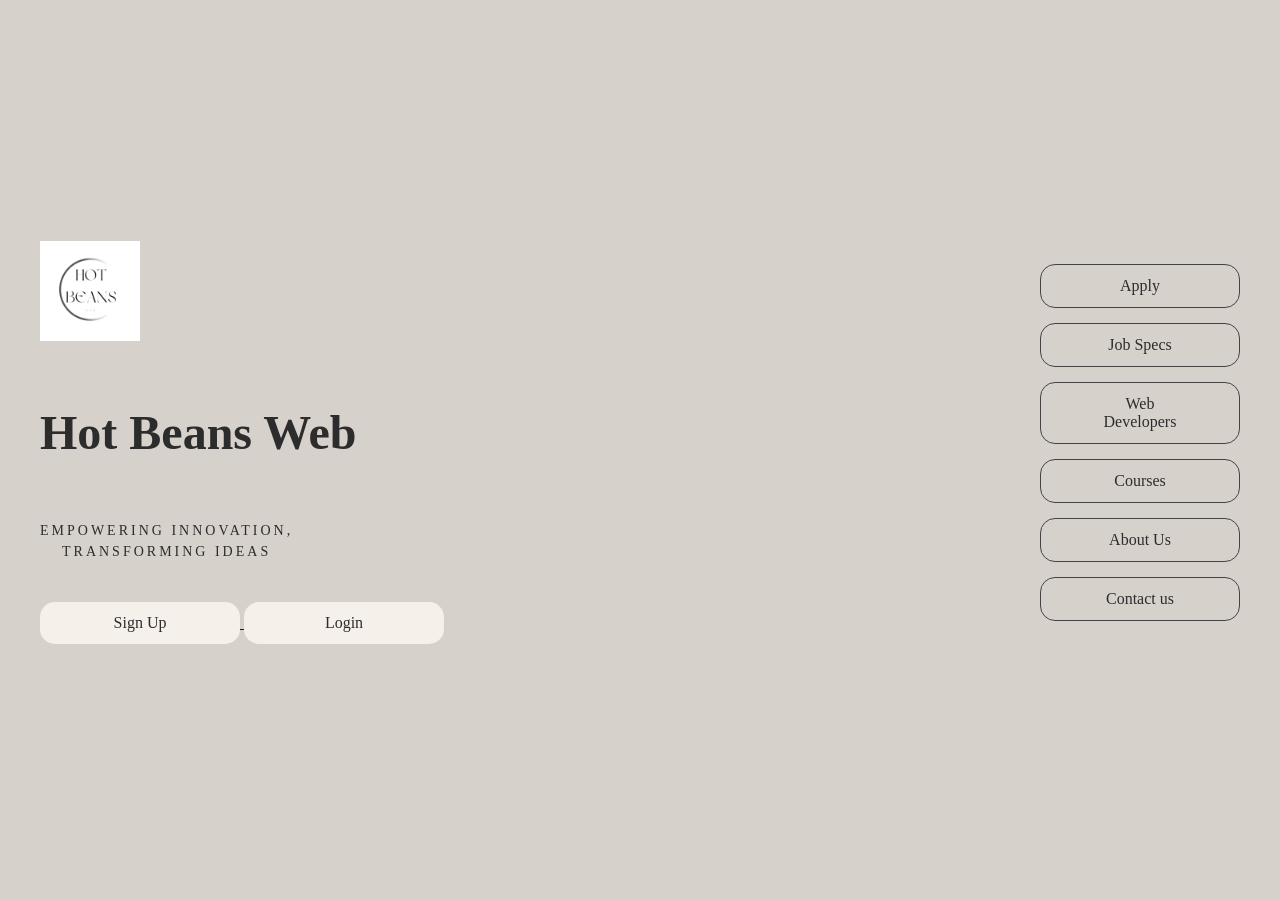
<file: index.html>
<!DOCTYPE html>
<html lang="en">
<head>
  <meta charset="UTF-8">
  <link rel="stylesheet" href="style.css">
  <title>Hot Beans Web</title>
  <style>
  </style>
</head>
<body>
  <div class="container">
    <div class="left">
      <div class="logo">
        <img src="logo.png" alt="Hot Beans Logo" />
      </div>
      <h1>Hot Beans Web</h1>
      <p class="tagline">EMPOWERING INNOVATION,<br>TRANSFORMING IDEAS</p>
      <div class="auth-buttons">
        <a href="apply.html">
        <button>Sign Up</button>
    </a>
    <a href="apply.html">
        <button>Login</button>
    </a>
      </div>
    </div>

    <div class="right">
      <div class="menu">
        <a href="apply.html">
        <button>Apply</button>
    </a>
    <a href="jobspec.html">
        <button>Job Specs</button>
    </a>
    <a href="webdev.html">
        <button>Web Developers</button>
    </a>
    <a href="courses.html">
        <button>Courses</button>
    </a>
        <a href="aboutus.html">
        <button>About Us</button>
    </a>
    <a href="contactus.html">
        <button>Contact us</button>
    </a>
      </div>
     
      </div>
    </div>
  </div>
</body>
</html>
</file>
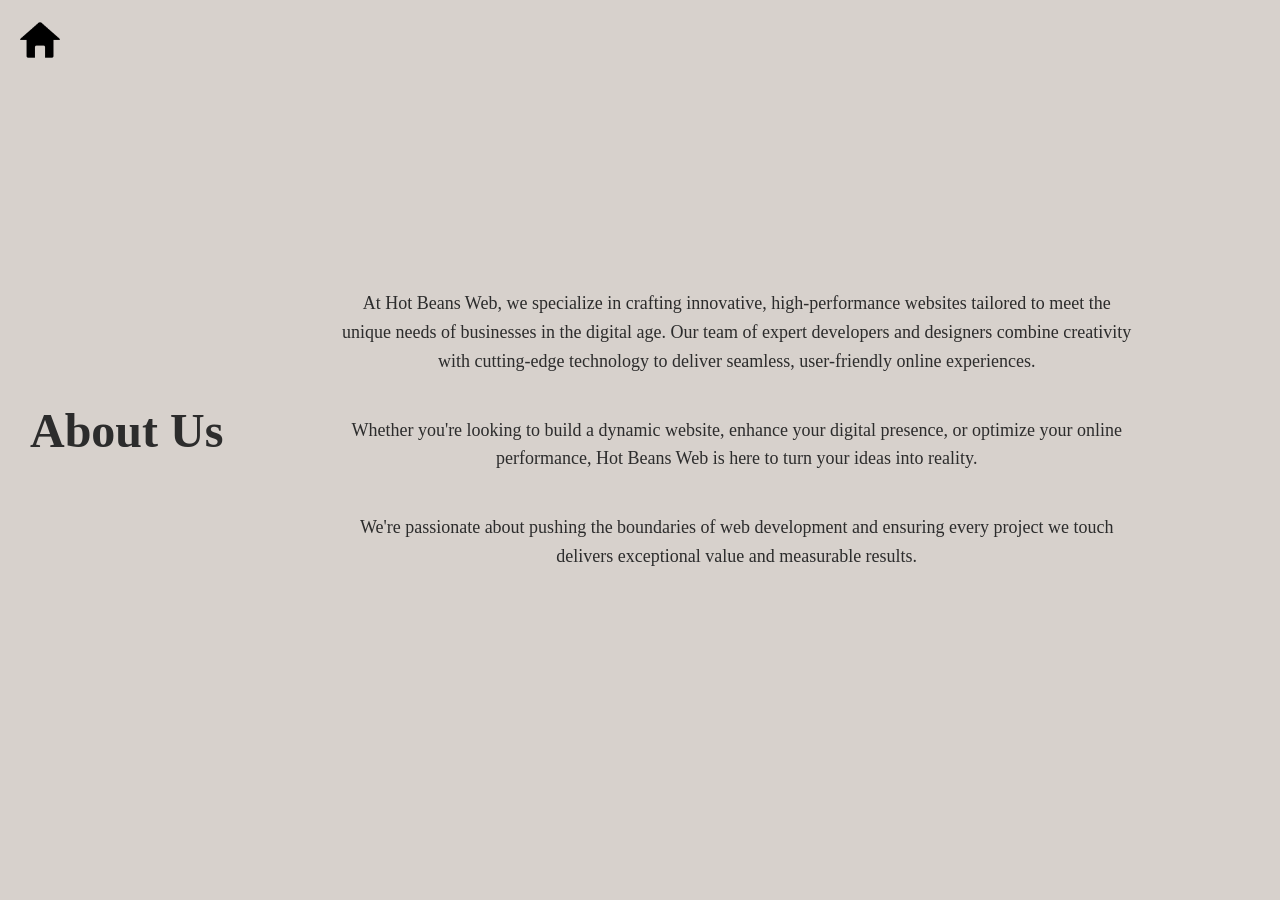
<file: aboutus.html>
<!DOCTYPE html>
<html lang="en">
<head>
  <meta charset="UTF-8">
  <link rel="stylesheet" href="style.css">
  <title>About Us - Hot Beans Web</title>
  <style>
  </style>
</head>
<body>
  <a class="home-icon" href="index.html">
    <img src="home.png" alt="Home" /> 
  </a>

  <h1>About Us</h1>

  <div class="content">
    <p>
      At Hot Beans Web, we specialize in crafting innovative, high-performance websites tailored to meet the unique needs of businesses in the digital age. Our team of expert developers and designers combine creativity with cutting-edge technology to deliver seamless, user-friendly online experiences.
    </p>
    <p>
      Whether you're looking to build a dynamic website, enhance your digital presence, or optimize your online performance, Hot Beans Web is here to turn your ideas into reality.
    </p>
    <p>
      We're passionate about pushing the boundaries of web development and ensuring every project we touch delivers exceptional value and measurable results.
    </p>
  </div>
</body>
</html>
</file>
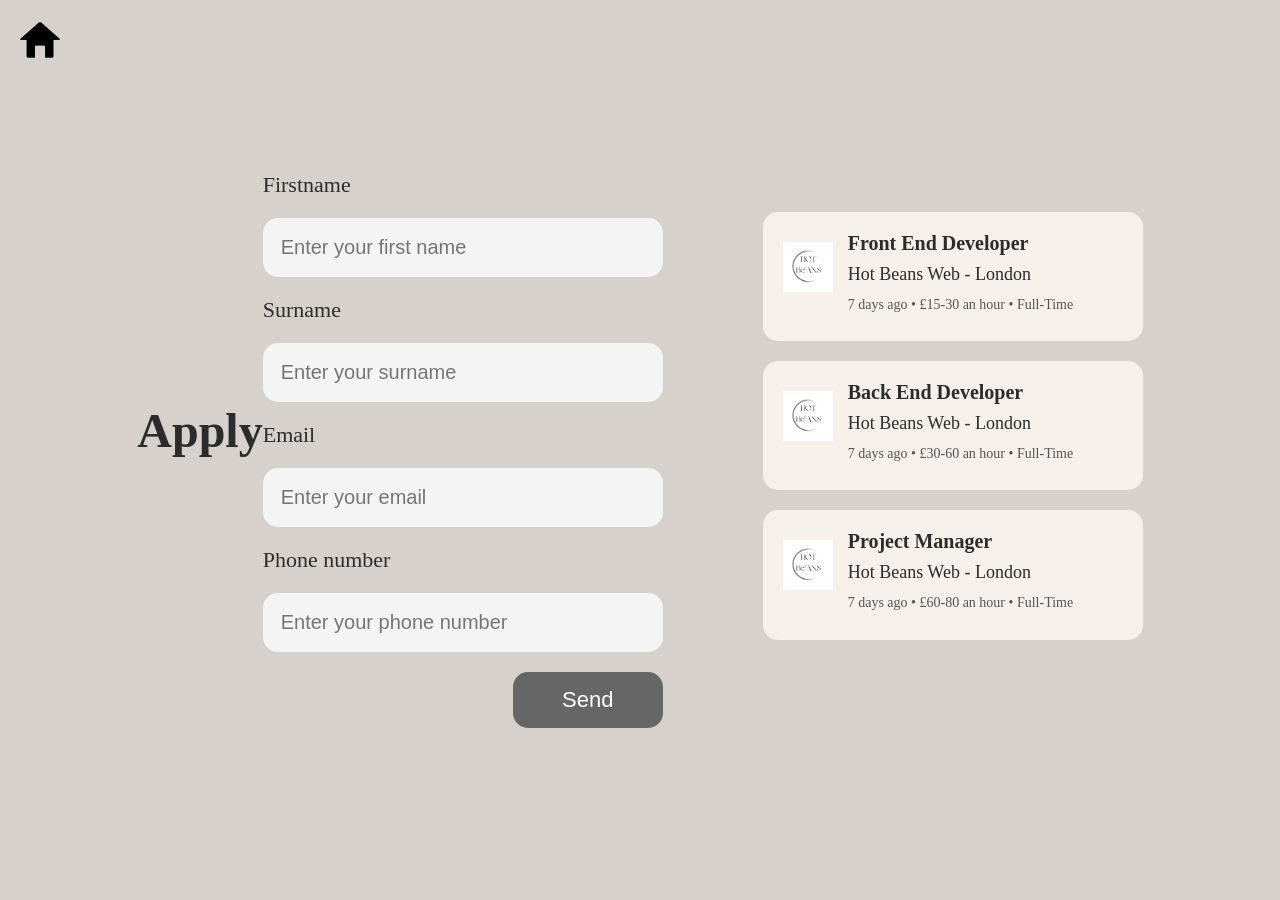
<file: apply.html>
<!DOCTYPE html>
<html lang="en">
<head>
  <meta charset="UTF-8">
  <link rel="stylesheet" href="style.css">
  <title>Apply - Hot Beans Web</title>

  <style>
  </style>
</head>

<body>

  <a class="home-icon" href="index.html">
    <img src="home.png" alt="Home" />
  </a>

  <h1>Apply</h1>

  <div class="main-content">
    <div class="form-section">
      <form>
        <label>Firstname</label>
        <input type="text" placeholder="Enter your first name" required />

        <label>Surname</label>
        <input type="text" placeholder="Enter your surname" required />

        <label>Email</label>
        <input type="email" placeholder="Enter your email" required />

        <label>Phone number</label>
        <input type="tel" placeholder="Enter your phone number" required />

        <button type="submit">Send</button>
      </form>
    </div>

    <div class="jobs-section">
      <div class="job-card">
        <img src="logo.png" alt="Hot Beans Web Logo" class="job-logo" />
        <div class="job-info">
          <h3>Front End Developer</h3>
          <p>Hot Beans Web - London</p>
          <p class="details">7 days ago • £15-30 an hour • Full-Time</p>
        </div>
      </div>

      <div class="job-card">
        <img src="logo.png" alt="Hot Beans Web Logo" class="job-logo" />
        <div class="job-info">
          <h3>Back End Developer</h3>
          <p>Hot Beans Web - London</p>
          <p class="details">7 days ago • £30-60 an hour • Full-Time</p>
        </div>
      </div>

      <div class="job-card">
        <img src="logo.png" alt="Hot Beans Web Logo" class="job-logo" />
        <div class="job-info">
          <h3>Project Manager</h3>
          <p>Hot Beans Web - London</p>
          <p class="details">7 days ago • £60-80 an hour • Full-Time</p>
        </div>
      </div>
    </div>
  </div>

</body>
</html>
</file>
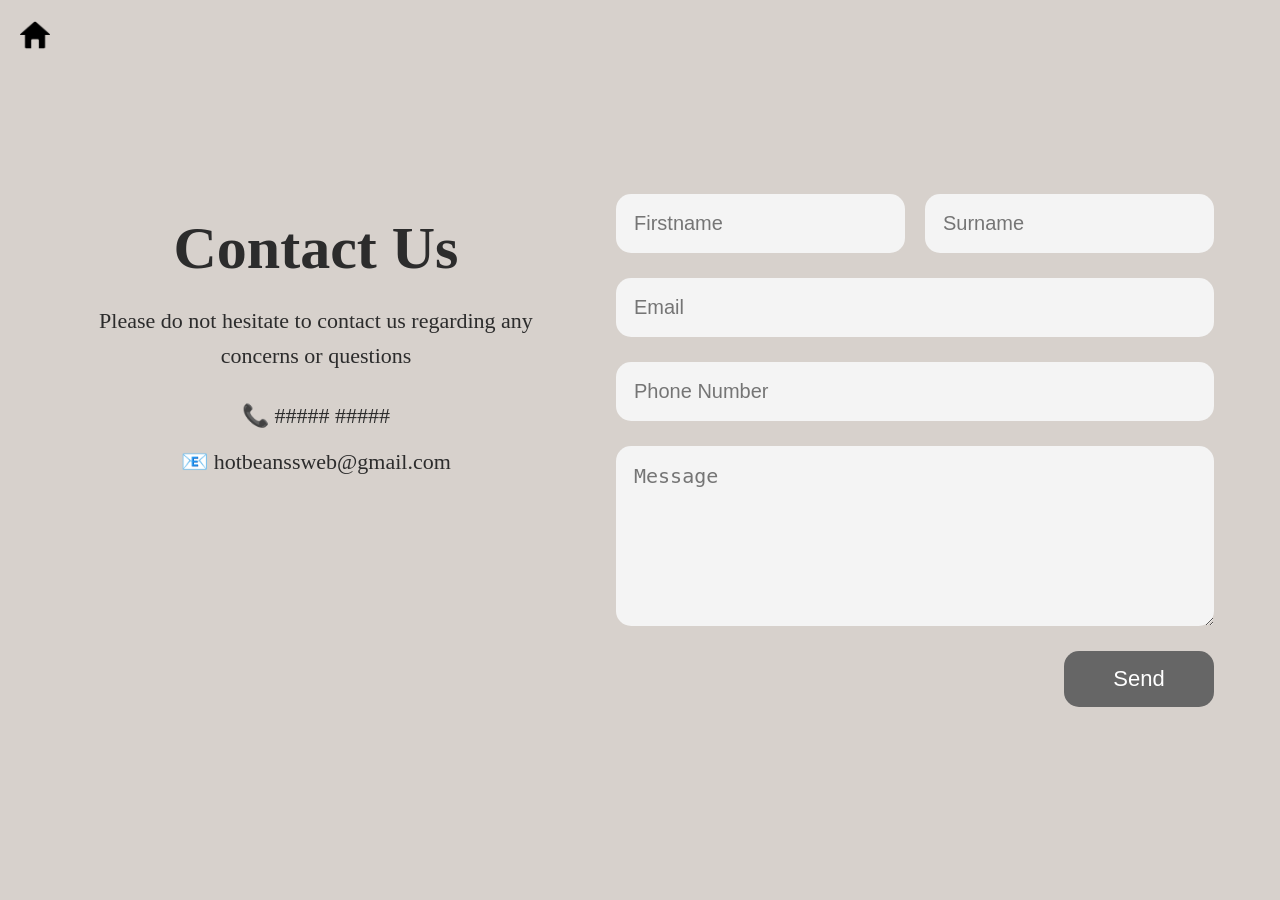
<file: contactus.html>
<!DOCTYPE html>
<html lang="en">
<head>
  <meta charset="UTF-8">
  <link rel="stylesheet" href="style.css">
  <title>Contact Us - Hot Beans Web</title>

  <style>
  </style>
</head>

<body>

  <a href="index.html" class="home-button">
    <img src="home.png" alt="Home" />
  </a>

  <div class="contact-container">
    <div class="contact-info">
      <h1>Contact Us</h1>
      <p>Please do not hesitate to contact us regarding any concerns or questions</p>

      <div class="contact-details">
        📞 ##### #####
      </div>
      <div class="contact-details">
        📧 hotbeanssweb@gmail.com
      </div>
    </div>

    <form>
      <div class="row">
        <input type="text" placeholder="Firstname" required />
        <input type="text" placeholder="Surname" required />
      </div>
      <input type="email" placeholder="Email" required />
      <input type="tel" placeholder="Phone Number" required />
      <textarea placeholder="Message" required></textarea>
      <button type="submit">Send</button>
    </form>
  </div>

</body>
</html>
</file>
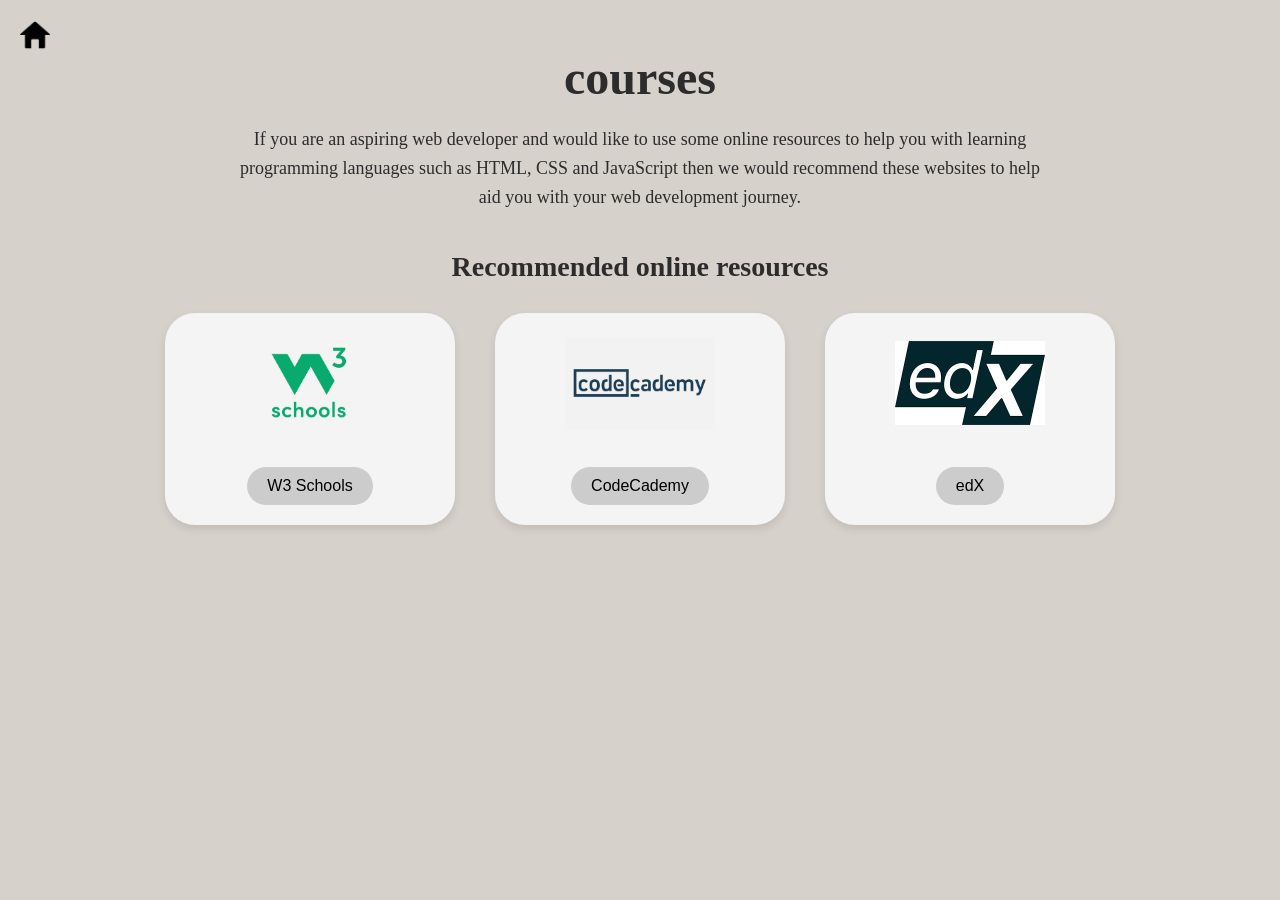
<file: courses.html>
<!DOCTYPE html>
<html lang="en">
<head>
  <meta charset="UTF-8">
  <link rel="stylesheet" href="styles.css">
  <title>Courses - Hot Beans Web</title>

  <style>
  </style>
</head>

<body>

  <a href="index.html" class="home-button">
    <img src="home.png" alt="Home" />
  </a>

  <h1>courses</h1>

  <div class="intro">
    <p>
      If you are an aspiring web developer and would like to use some online resources to help you with learning
      programming languages such as HTML, CSS and JavaScript then we would recommend these websites to help aid
      you with your web development journey.
    </p>
  </div>

  <h2>Recommended online resources</h2>

  <div class="courses">
    <div class="course-card">
      <img src="w3.png" alt="W3 Schools">
      <br>
      <a href="https://www.w3schools.com/" target="_blank">
      <button>W3 Schools</button>
    </a>
    </div>

    <div class="course-card">
      <img src="codecad.avif" alt="CodeCademy">
      <br>
      <a href="https://www.codecademy.com/" target="_blank">
      <button>CodeCademy</button>
    </a>
    </div>

    <div class="course-card">
      <img src="edx.png" alt="edX">
      <br>
      <a href="https://www.edx.org/" target="_blank">
      <button>edX</button>
    </a>
    </div>
  </div>

</body>
</html>
</file>
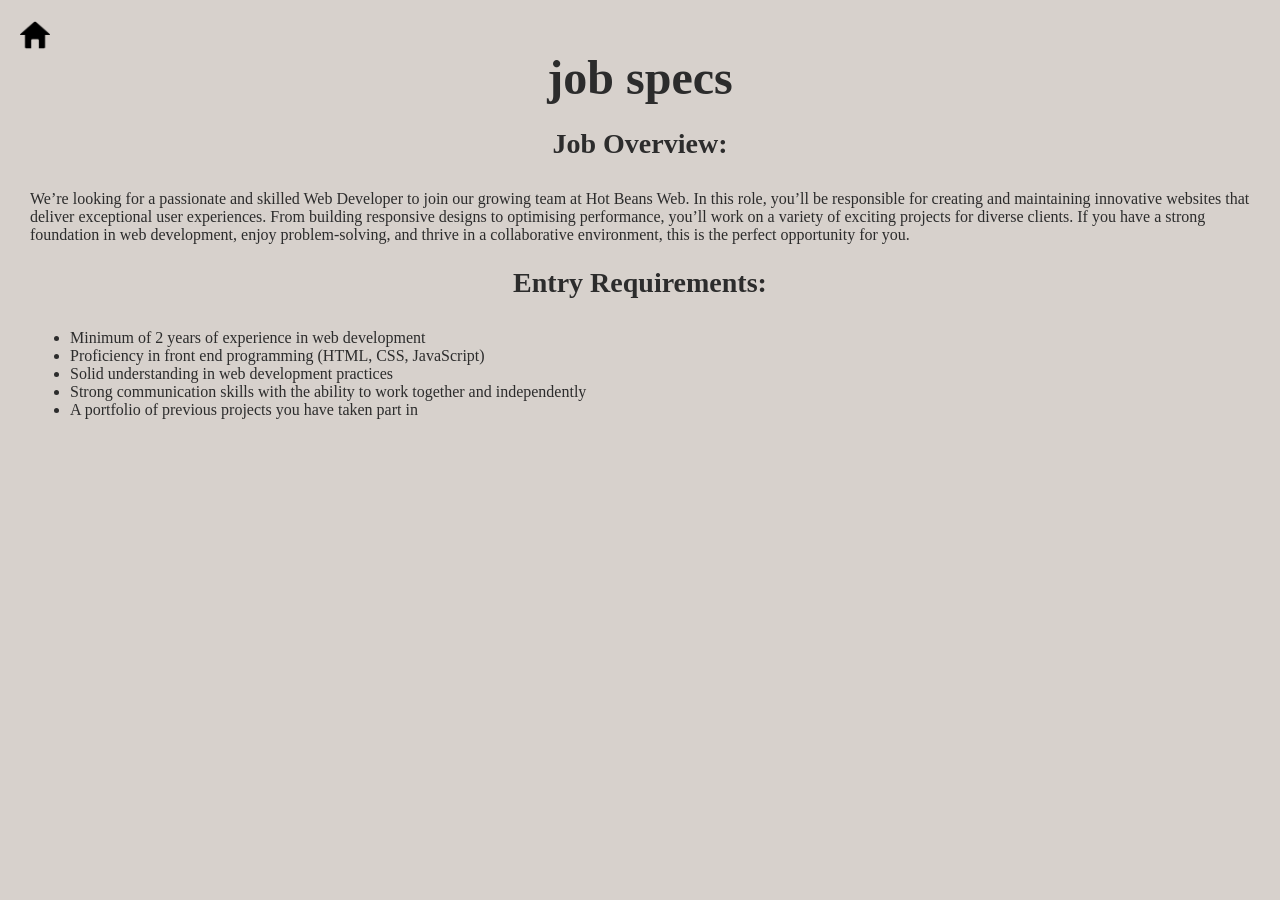
<file: jobspec.html>
<!DOCTYPE html>
<html lang="en">
<head>
  <meta charset="UTF-8">
  <link rel="stylesheet" href="styles.css">
  <title>Job Specs - Hot Beans Web</title>
 
  <style>
  </style>
</head>

<body>

  <a href="index.html" class="home-button">
    <img src="home.png" alt="Home" />
  </a>

  <h1>Job Specs</h1>

  <div class="content">
    <h2>Job Overview:</h2>
    <p>
      We’re looking for a passionate and skilled Web Developer to join our growing team at Hot Beans Web.
      In this role, you’ll be responsible for creating and maintaining innovative websites that deliver
      exceptional user experiences. From building responsive designs to optimising performance, you’ll
      work on a variety of exciting projects for diverse clients. If you have a strong foundation in web
      development, enjoy problem-solving, and thrive in a collaborative environment, this is the perfect
      opportunity for you.
    </p>

    <h2>Entry Requirements:</h2>
    <ul>
      <li>Minimum of 2 years of experience in web development</li>
      <li>Proficiency in front end programming (HTML, CSS, JavaScript)</li>
      <li>Solid understanding in web development practices</li>
      <li>Strong communication skills with the ability to work together and independently</li>
      <li>A portfolio of previous projects you have taken part in</li>
    </ul>
  </div>

</body>
</html>
</file>
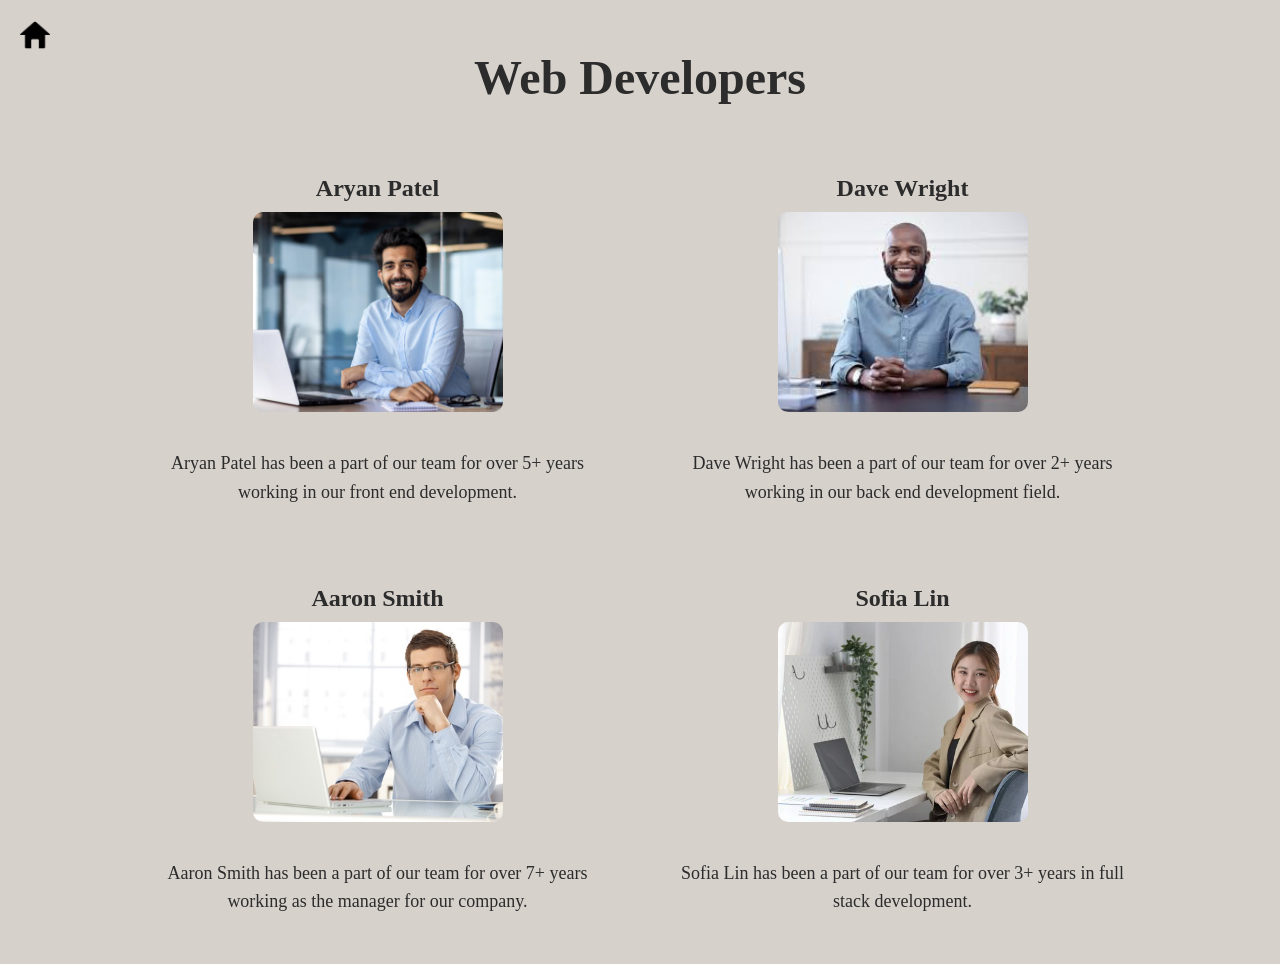
<file: webdev.html>
<!DOCTYPE html>
<html lang="en">
<head>
  <meta charset="UTF-8">
  <link rel="stylesheet" href="stylez.css">
  <title>Web Developers - Hot Beans Web</title>

  <style>
  </style>
</head>

<body>

  <a href="index.html" class="home-button">
    <img src="home.png" alt="Home" />
  </a>

  <h1>Web Developers</h1>

  <div class="developers">
    <div class="developer-card">
      <h2>Aryan Patel</h2>
      <img src="aryan.jpg" alt="Aryan Patel">
      <p>Aryan Patel has been a part of our team for over 5+ years working in our front end development.</p>
    </div>

    <div class="developer-card">
      <h2>Dave Wright</h2>
      <img src="dave.jpg" alt="Dave Wright">
      <p>Dave Wright has been a part of our team for over 2+ years working in our back end development field.</p>
    </div>

    <div class="developer-card">
      <h2>Aaron Smith</h2>
      <img src="aron.jpg" alt="Aaron Smith">
      <p>Aaron Smith has been a part of our team for over 7+ years working as the manager for our company.</p>
    </div>

    <div class="developer-card">
      <h2>Sofia Lin</h2>
      <img src="lin.jpg">
      <p>Sofia Lin has been a part of our team for over 3+ years in full stack development.</p>
    </div>
  </div>

</body>
</html>
</file>
<file: style.css>
body {
    margin: 0;
    background-color: #d7d1cc;
    font-family: Georgia, serif;
    color: #2c2c2c;
    text-align: center;
    padding: 50px 20px;
  }

  .home-icon {
    position: absolute;
    top: 20px;
    left: 20px;
    text-decoration: none;
    font-size: 28px;
    color: black;
  }

  .home-icon img {
    width: 30px;
    vertical-align: middle;
  }

  h1 {
    font-size: 48px;
    margin-bottom: 30px;
    font-weight: bold;
  }

  .content {
    max-width: 900px;
    margin: 0 auto;
    font-size: 20px;
    line-height: 1.8;
  }


  body {
    margin: 0;
    background-color: #d7d1cc;
    font-family: Georgia, serif;
    color: #2c2c2c;
    padding: 30px;
    position: relative;
  }

  .home-icon {
    position: absolute;
    top: 20px;
    left: 20px;
    text-decoration: none;
  }

  .home-icon img {
    width: 40px;
    height: 40px;
    vertical-align: middle;
  }

  h1 {
    text-align: center;
    font-size: 60px;
    margin-top: 20px;
    margin-bottom: 60px;
    font-weight: bold;
  }

  .main-content {
    display: flex;
    justify-content: center;
    align-items: flex-start;
    gap: 100px;
    flex-wrap: wrap;
  }

  .form-section {
    width: 400px;
  }

  .form-section form {
    display: flex;
    flex-direction: column;
    gap: 20px;
  }

  label {
    font-size: 22px;
    text-align: left;
  }

  input {
    padding: 16px;
    border: none;
    border-radius: 15px;
    background-color: #f5f0ea;
    font-size: 20px;
    width: 100%;
    box-sizing: border-box;
  }

  button {
    padding: 15px;
    background-color: #666;
    color: white;
    border: none;
    border-radius: 15px;
    cursor: pointer;
    font-size: 22px;
    width: 150px;
    align-self: center;
  }

  button:hover {
    background-color: #555;
  }

  .jobs-section {
    width: 380px;
    margin-top: 40px;
  }

  .job-card {
    background-color: #f5f0ea;
    border-radius: 15px;
    padding: 20px;
    margin-bottom: 20px;
    display: flex;
    align-items: flex-start;
    gap: 15px;
  }

  .job-logo {
    width: 50px;
    height: 50px;
    margin-top: 10px;
  }

  .job-info {
    text-align: left;
    font-size: 16px;
  }

  .job-info h3 {
    margin: 0;
    font-size: 20px;
  }

  .job-info p {
    margin: 5px 0;
  }

  .details {
    font-size: 14px;
    color: #555;
  }

  @media (max-width: 900px) {
    .main-content {
      flex-direction: column;
      align-items: center;
    }
    .form-section, .jobs-section {
      width: 100%;
    }
  }

  body {
    margin: 0;
    background-color: #d7d1cc;
    font-family: Georgia, serif;
    color: #2c2c2c;
    padding: 50px;
    position: relative;
  }

  .home-button {
    position: absolute;
    top: 30px;
    left: 30px; /* moved from right to left */
    text-decoration: none;
  }

  .home-button img {
    width: 50px;
    height: 50px;
    vertical-align: middle;
  }

  .contact-container {
    display: flex;
    justify-content: space-between;
    align-items: flex-start;
    flex-wrap: wrap;
    gap: 50px;
  }

  .contact-info {
    flex: 1;
    max-width: 500px;
  }

  .contact-info h1 {
    font-size: 60px;
    margin-bottom: 20px;
  }

  .contact-info p {
    font-size: 22px;
    margin-bottom: 30px;
    line-height: 1.6;
  }

  .contact-details {
    font-size: 22px;
    margin-bottom: 20px;
  }

  form {
    flex: 1;
    max-width: 650px;
    display: flex;
    flex-direction: column;
    gap: 25px;
  }

  .row {
    display: flex;
    gap: 20px;
  }

  .row input {
    flex: 1;
  }

  input, textarea {
    padding: 18px;
    border-radius: 15px;
    border: none;
    background-color: #f4f4f4;
    font-size: 20px;
    width: 100%;
    box-sizing: border-box;
  }

  textarea {
    min-height: 180px;
  }

  button {
    background-color: #666;
    color: white;
    border: none;
    border-radius: 15px;
    padding: 15px 30px;
    font-size: 22px;
    cursor: pointer;
    width: 150px;
    align-self: flex-end;
  }

  button:hover {
    background-color: #555;
  }

  @media (max-width: 900px) {
    .contact-container {
      flex-direction: column;
      align-items: center;
    }
    form {
      max-width: 100%;
    }
    .contact-info {
      max-width: 100%;
      text-align: center;
    }
  }

  * {
    box-sizing: border-box;
    margin: 0;
    padding: 0;
  }

  body {
    background-color: #d7d1cc;
    font-family: 'Georgia', serif;
    color: #2c2c2c;
    height: 100vh;
    display: flex;
    justify-content: center;
    align-items: center;
    padding: 40px;
  }

  .container {
    width: 100%;
    max-width: 1200px;
    display: flex;
    justify-content: space-between;
    align-items: center;
  }

  .left, .right {
    width: 45%;
    display: flex;
    flex-direction: column;
  }

  .left {
    justify-content: center;
    align-items: flex-start;
  }

  .logo {
    margin-bottom: 40px;
  }

  .logo img {
    width: 100px;
  }

  h1 {
    font-size: 36px;
    font-weight: normal;
    margin-bottom: 20px;
  }

  .tagline {
    letter-spacing: 3px;
    font-size: 14px;
    margin-bottom: 40px;
    line-height: 1.5;
  }

  .auth-buttons button {
    margin-bottom: 15px;
    padding: 12px 50px;
    font-size: 16px;
    font-family: 'Georgia', serif;
    border: none;
    background-color: #f5f0ea;
    color: #2c2c2c;
    cursor: pointer;
    width: 200px;
    text-align: center;
  }

  .right {
    align-items: flex-end;
    justify-content: space-between;
    height: 100%;
  }

  .menu {
    display: flex;
    flex-direction: column;
    align-items: flex-end;
  }

  .menu button {
    margin-bottom: 15px;
    padding: 12px 50px;
    font-size: 16px;
    font-family: 'Georgia', serif;
    border: 1px solid #444;
    background-color: transparent;
    color: #2c2c2c;
    cursor: pointer;
    width: 200px;
    text-align: center;
  }

  .socials {
    display: flex;
    justify-content: flex-end;
    gap: 20px;
    margin-top: 40px;
  }

  .socials img {
    width: 24px;
    height: 24px;
    cursor: pointer;
  }

  @media screen and (max-width: 900px) {
    .container {
      flex-direction: column;
      align-items: center;
    }

    .left, .right {
      width: 100%;
      align-items: center;
    }

    .right {
      margin-top: 40px;
      align-items: center;
    }

    .menu, .auth-buttons {
      align-items: center;
    }

    .menu button, .auth-buttons button {
      width: 100%;
      max-width: 300px;
    }
  }

  body {
    margin: 0;
    background-color: #d7d1cc;
    font-family: Georgia, serif;
    color: #2c2c2c;
    padding: 30px;
    position: relative;
  }

  .home-button {
    position: absolute;
    top: 20px;
    left: 20px;
    text-decoration: none;
  }

  .home-button img {
    width: 30px;
    height: 30px;
    vertical-align: middle;
  }

  h1 {
    text-align: center;
    font-size: 48px;
    margin-top: 20px;
    margin-bottom: 40px;
    font-weight: bold;
  }

  .content {
    max-width: 800px;
    margin: 0 auto;
    text-align: center;
  }

  h2 {
    font-size: 28px;
    margin-bottom: 20px;
  }

  p {
    font-size: 18px;
    line-height: 1.6;
    margin-bottom: 40px;
  }

  ul {
    list-style-type: disc;
    text-align: left;
    padding-left: 40px;
    font-size: 18px;
    line-height: 1.8;
  }
  
  body {
    margin: 0;
    background-color: #d7d1cc;
    font-family: Georgia, serif;
    color: #2c2c2c;
    padding: 30px;
    position: relative;
  }

  .home-button {
    position: absolute;
    top: 20px;
    left: 20px;
    text-decoration: none;
  }

  .home-button img {
    width: 30px;
    height: 30px;
    vertical-align: middle;
  }

  h1 {
    text-align: center;
    font-size: 48px;
    margin-top: 20px;
    margin-bottom: 60px;
    font-weight: bold;
  }

  .developers {
    display: grid;
    grid-template-columns: repeat(2, 1fr);
    gap: 50px;
    max-width: 1000px;
    margin: 0 auto;
  }

  .developer-card {
    text-align: center;
  }

  .developer-card img {
    width: 250px;
    height: 200px;
    object-fit: cover;
    border-radius: 10px;
    margin-bottom: 15px;
  }

  .developer-card h2 {
    font-size: 24px;
    margin: 10px 0;
    font-weight: bold;
  }

  .developer-card p {
    font-size: 18px;
    line-height: 1.6;
  }
</file>
<file: styles.css>
body {
    margin: 0;
    background-color: #d7d1cc;
    font-family: Georgia, serif;
    color: #2c2c2c;
    padding: 30px;
    position: relative;
  }

  .home-button {
    position: absolute;
    top: 20px;
    left: 20px;
    text-decoration: none;
  }

  .home-button img {
    width: 30px;
    height: 30px;
    vertical-align: middle;
  }

  h1 {
    text-align: center;
    font-size: 48px;
    margin-top: 20px;
    margin-bottom: 20px;
    font-weight: bold;
    text-transform: lowercase;
  }

  .intro {
    text-align: center;
    font-size: 18px;
    max-width: 800px;
    margin: 0 auto 40px;
    line-height: 1.6;
  }

  h2 {
    text-align: center;
    font-size: 28px;
    margin-bottom: 30px;
    font-weight: bold;
  }

  .courses {
    display: flex;
    justify-content: center;
    gap: 40px;
    flex-wrap: wrap;
  }

  .course-card {
    background: #f4f4f4;
    border-radius: 30px;
    padding: 20px;
    width: 250px;
    text-align: center;
    box-shadow: 0 4px 8px rgba(0, 0, 0, 0.1);
  }

  .course-card img {
    width: 150px;
    height: 100px;
    object-fit: contain;
    margin-bottom: 20px;
  }

  .course-card button {
    margin-top: 10px;
    background-color: #ccc;
    border: none;
    border-radius: 20px;
    padding: 10px 20px;
    font-size: 16px;
    cursor: pointer;
    transition: background-color 0.3s ease;
  }

  .course-card button:hover {
    background-color: #bbb;
  }
</file>
<file: stylez.css>
body {
    margin: 0;
    background-color: #d7d1cc;
    font-family: Georgia, serif;
    color: #2c2c2c;
    padding: 30px;
    position: relative;
  }

  .home-button {
    position: absolute;
    top: 20px;
    left: 20px;
    text-decoration: none;
  }

  .home-button img {
    width: 30px;
    height: 30px;
    vertical-align: middle;
  }

  h1 {
    text-align: center;
    font-size: 48px;
    margin-top: 20px;
    margin-bottom: 60px;
    font-weight: bold;
  }

  .developers {
    display: grid;
    grid-template-columns: repeat(2, 1fr);
    gap: 50px;
    max-width: 1000px;
    margin: 0 auto;
  }

  .developer-card {
    text-align: center;
  }

  .developer-card img {
    width: 250px;
    height: 200px;
    object-fit: cover;
    border-radius: 10px;
    margin-bottom: 15px;
  }

  .developer-card h2 {
    font-size: 24px;
    margin: 10px 0;
    font-weight: bold;
  }

  .developer-card p {
    font-size: 18px;
    line-height: 1.6;
  }
</file>
